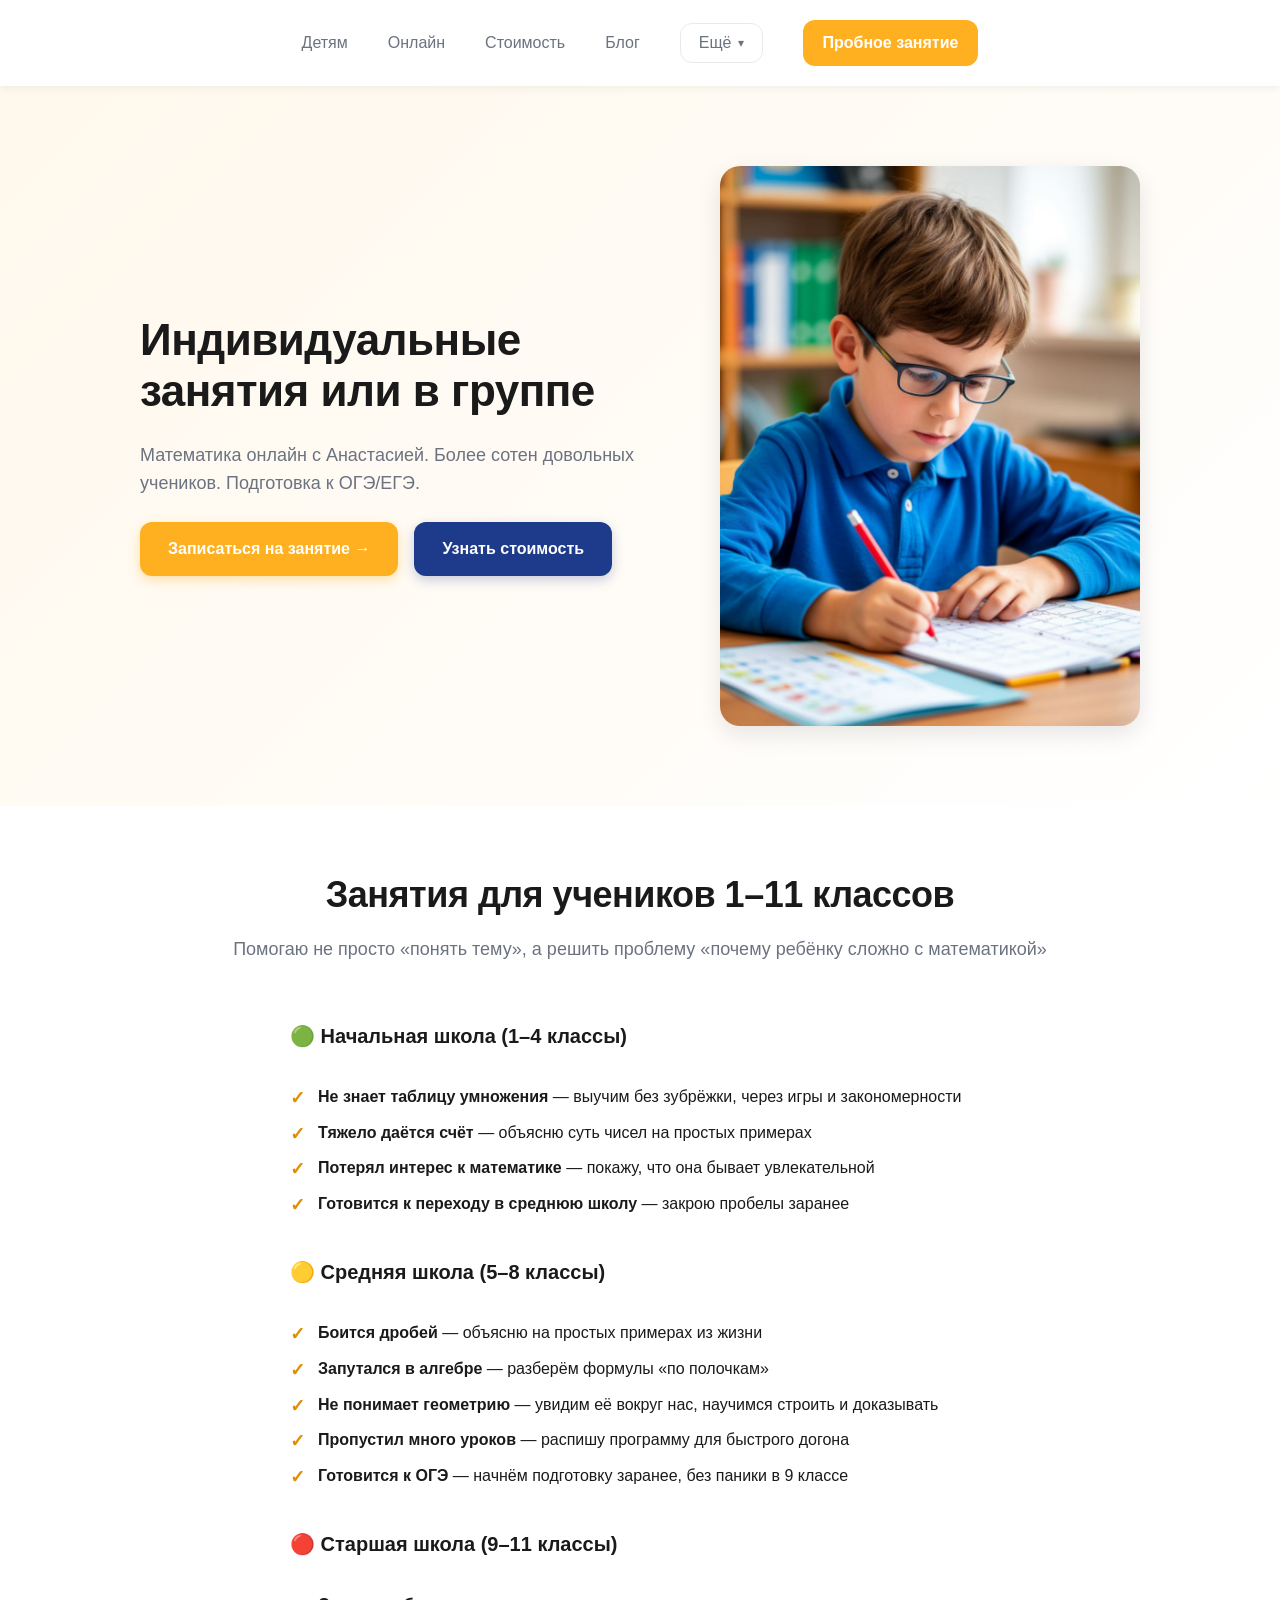
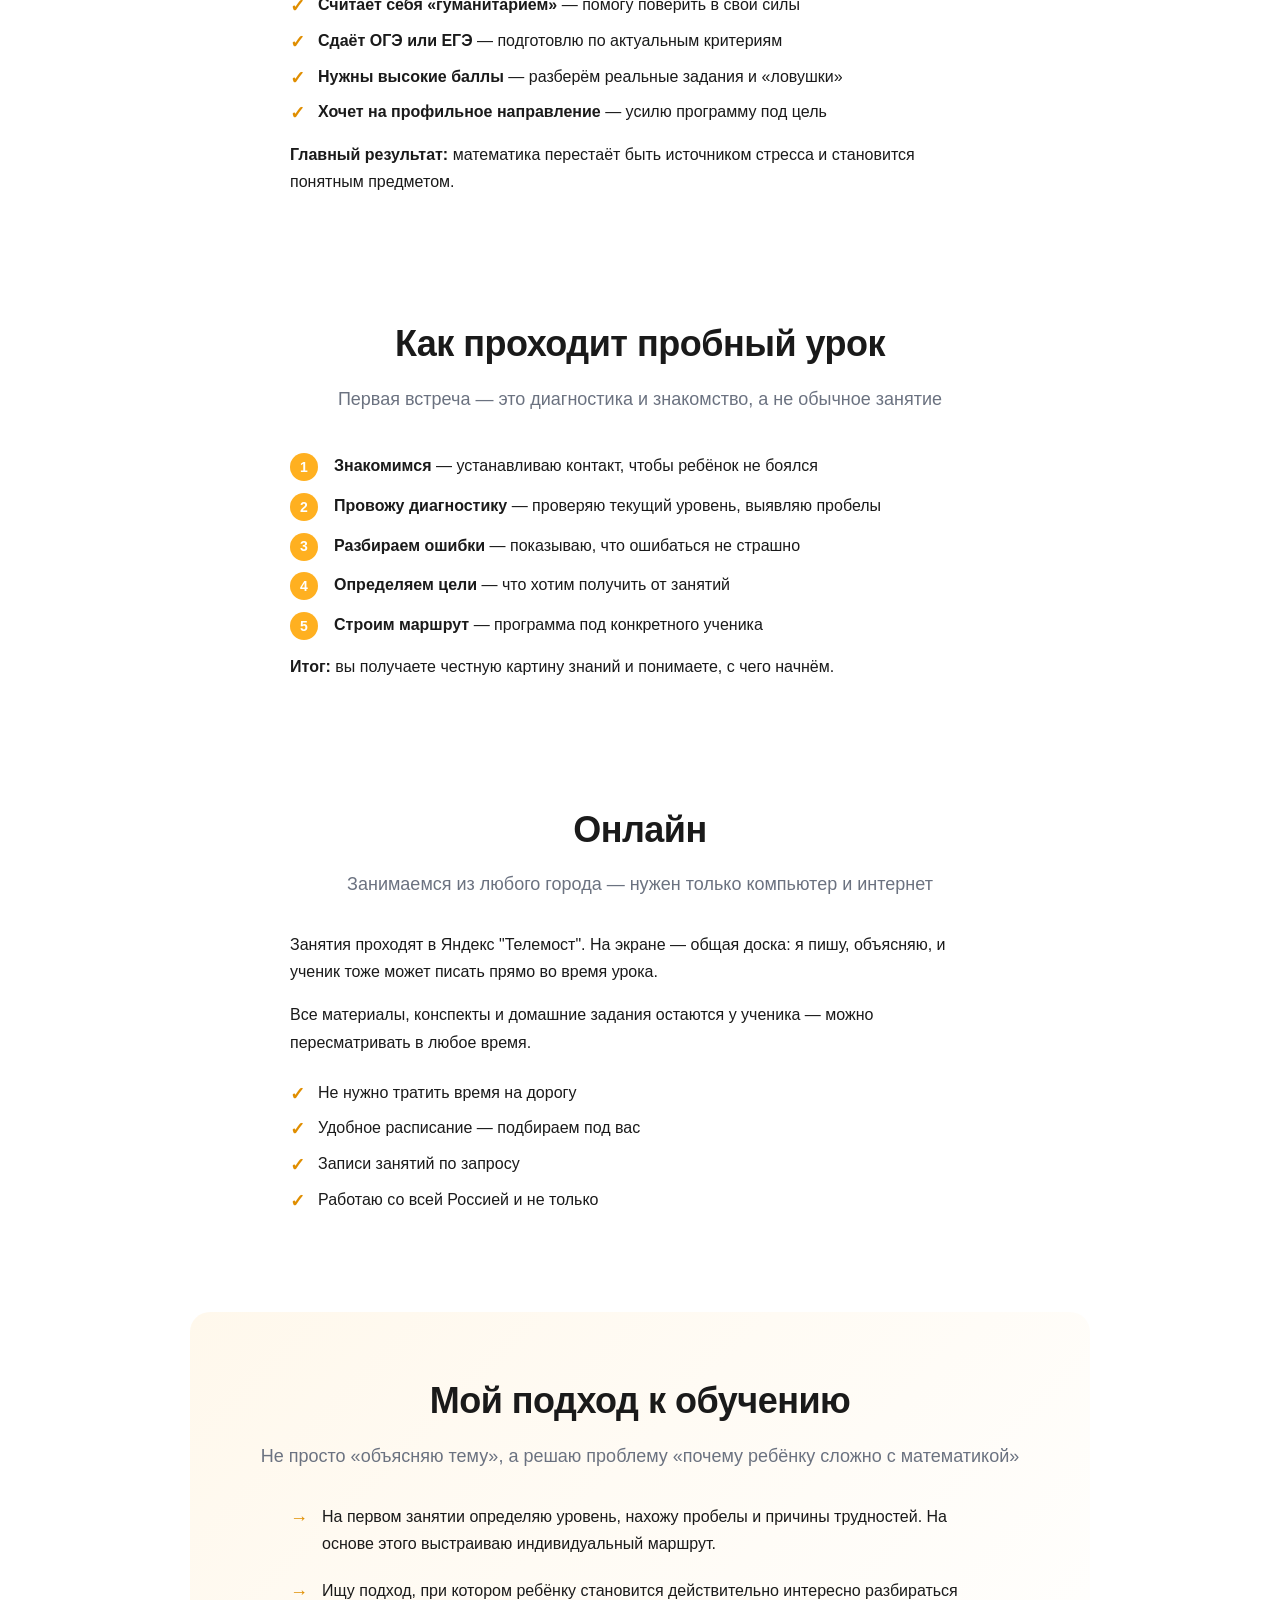
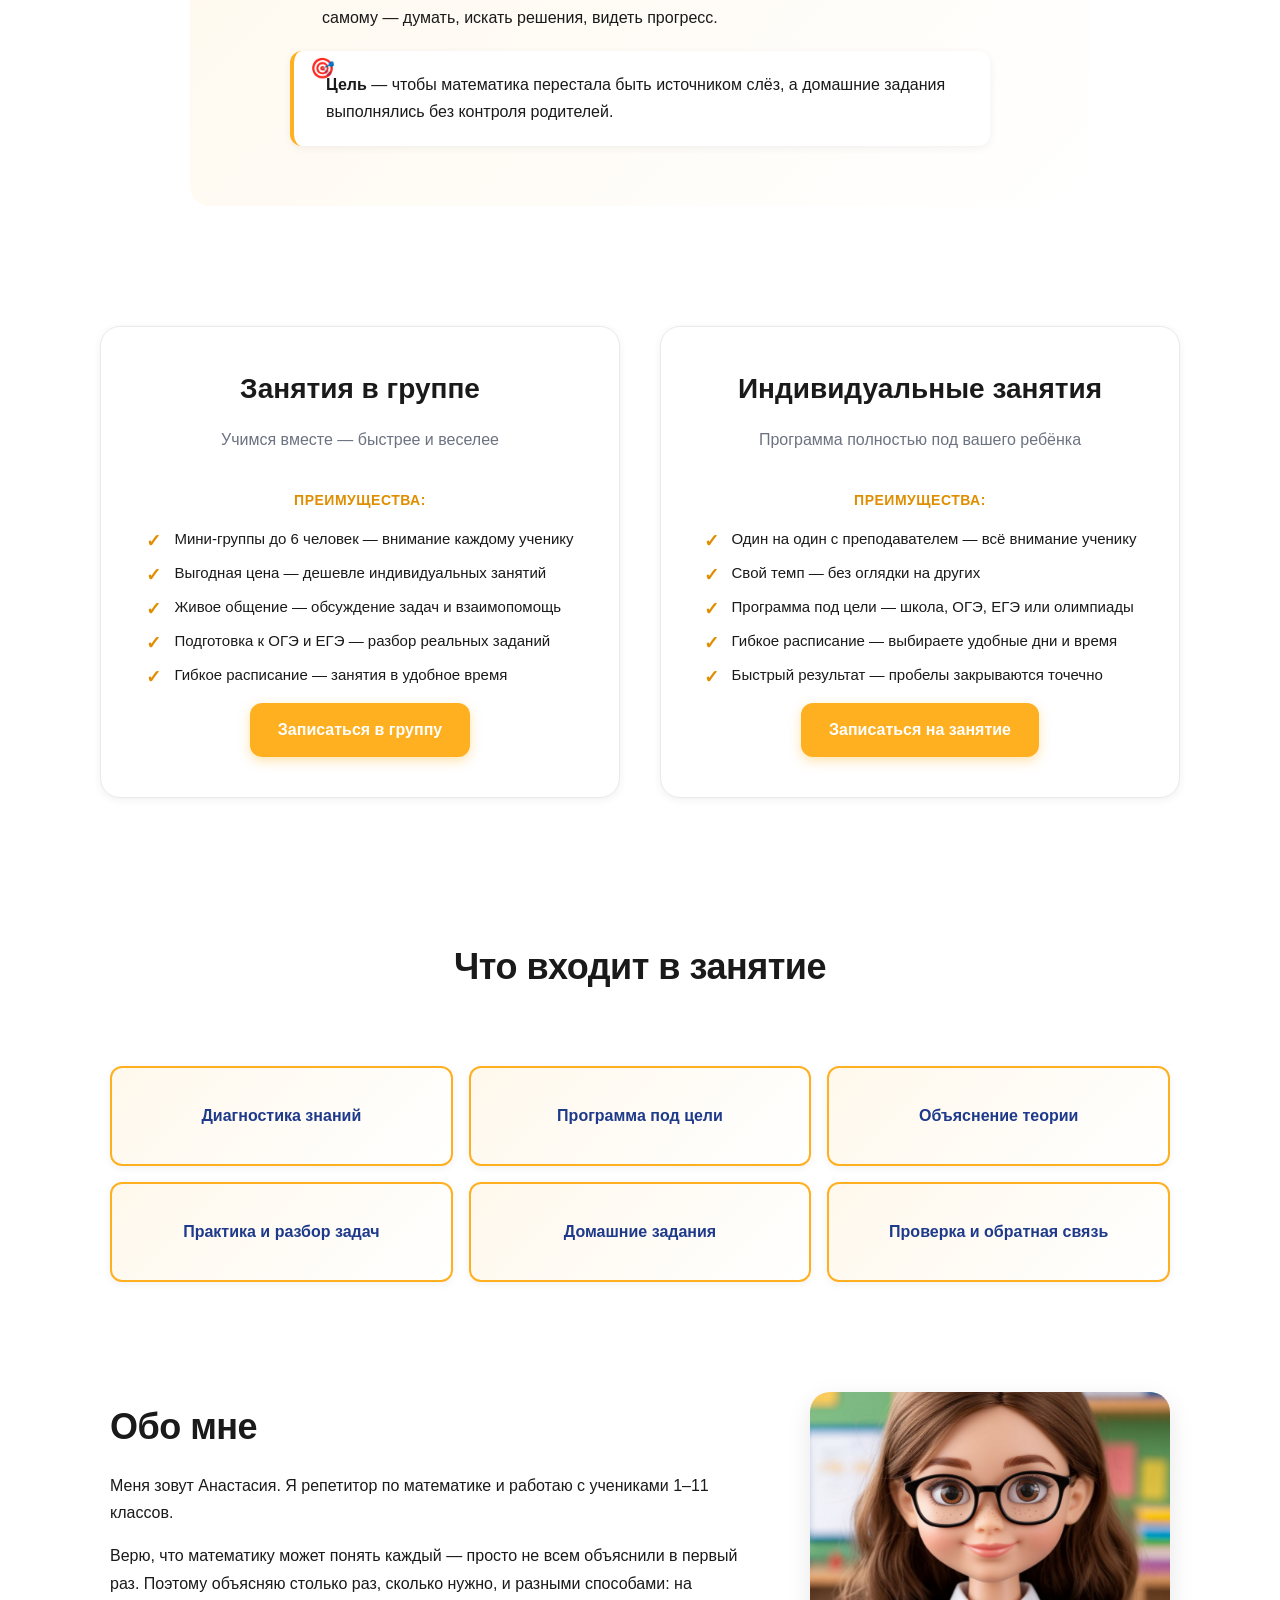
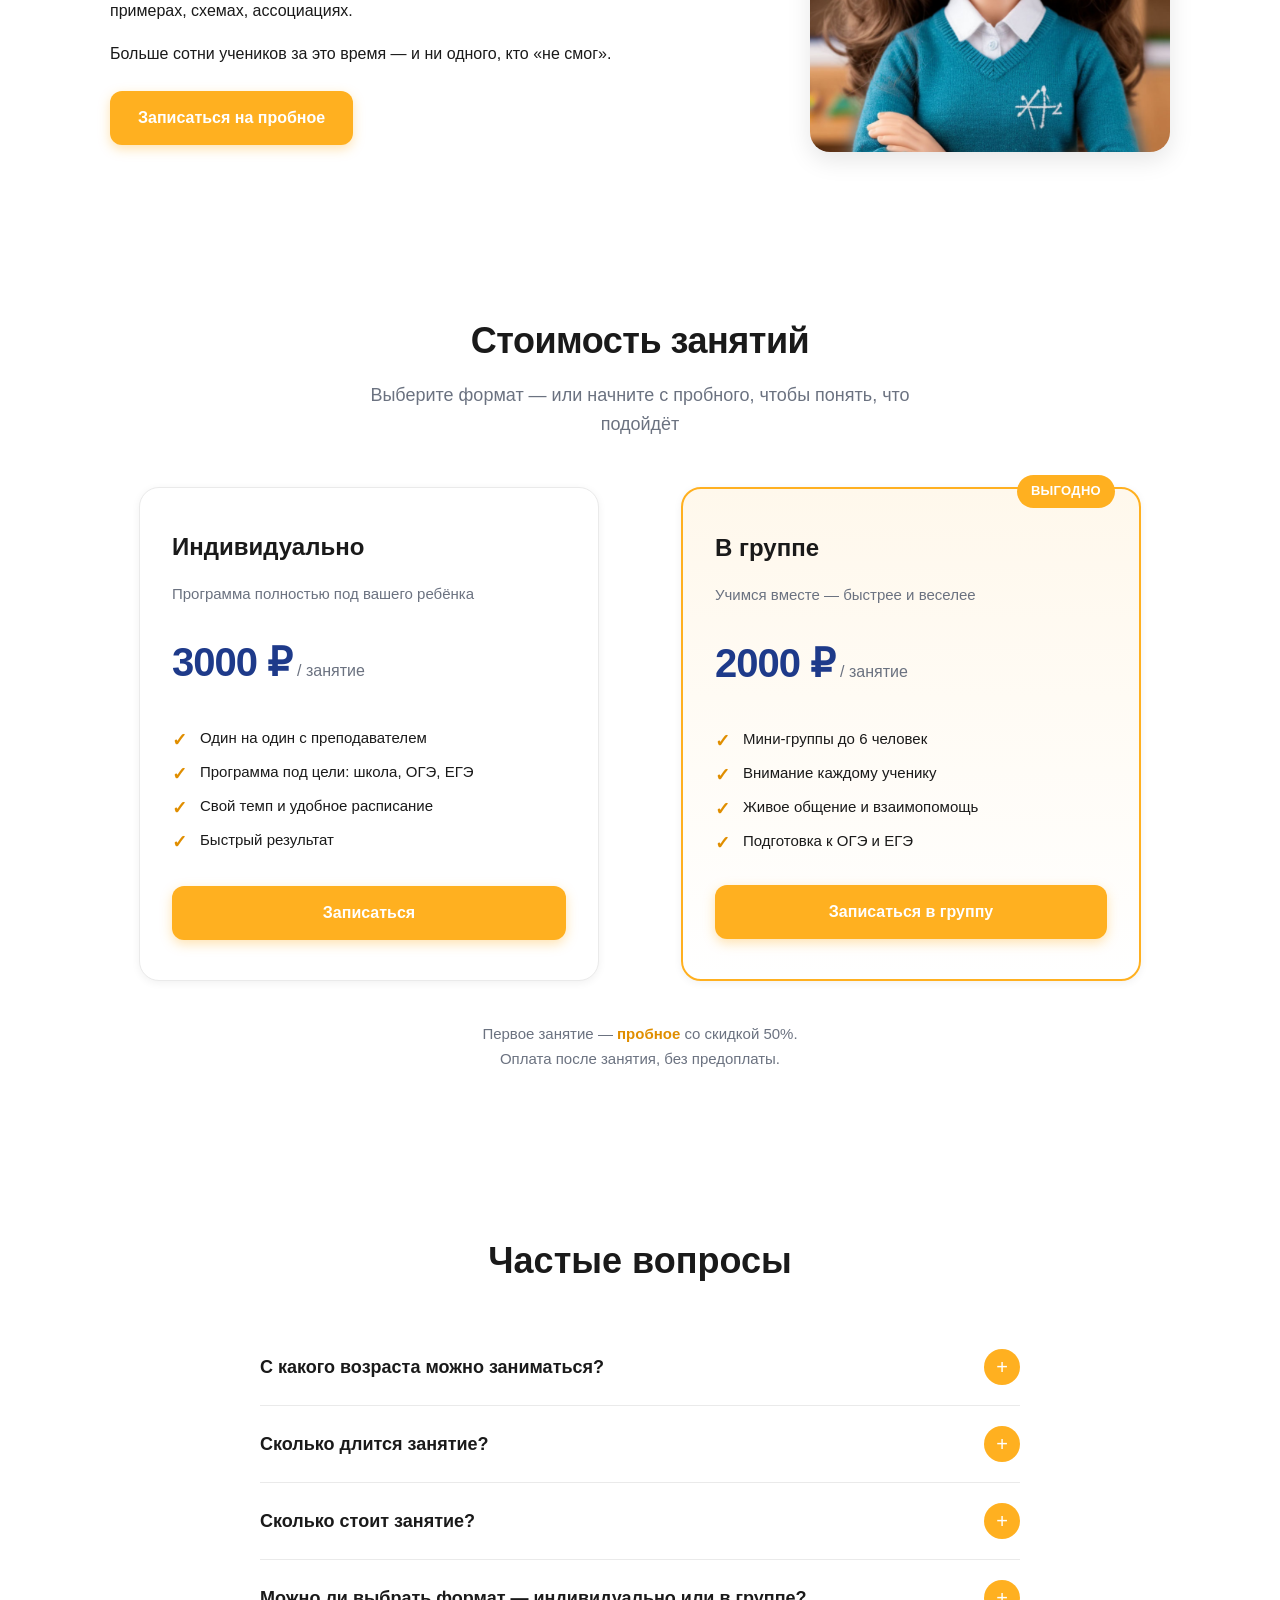
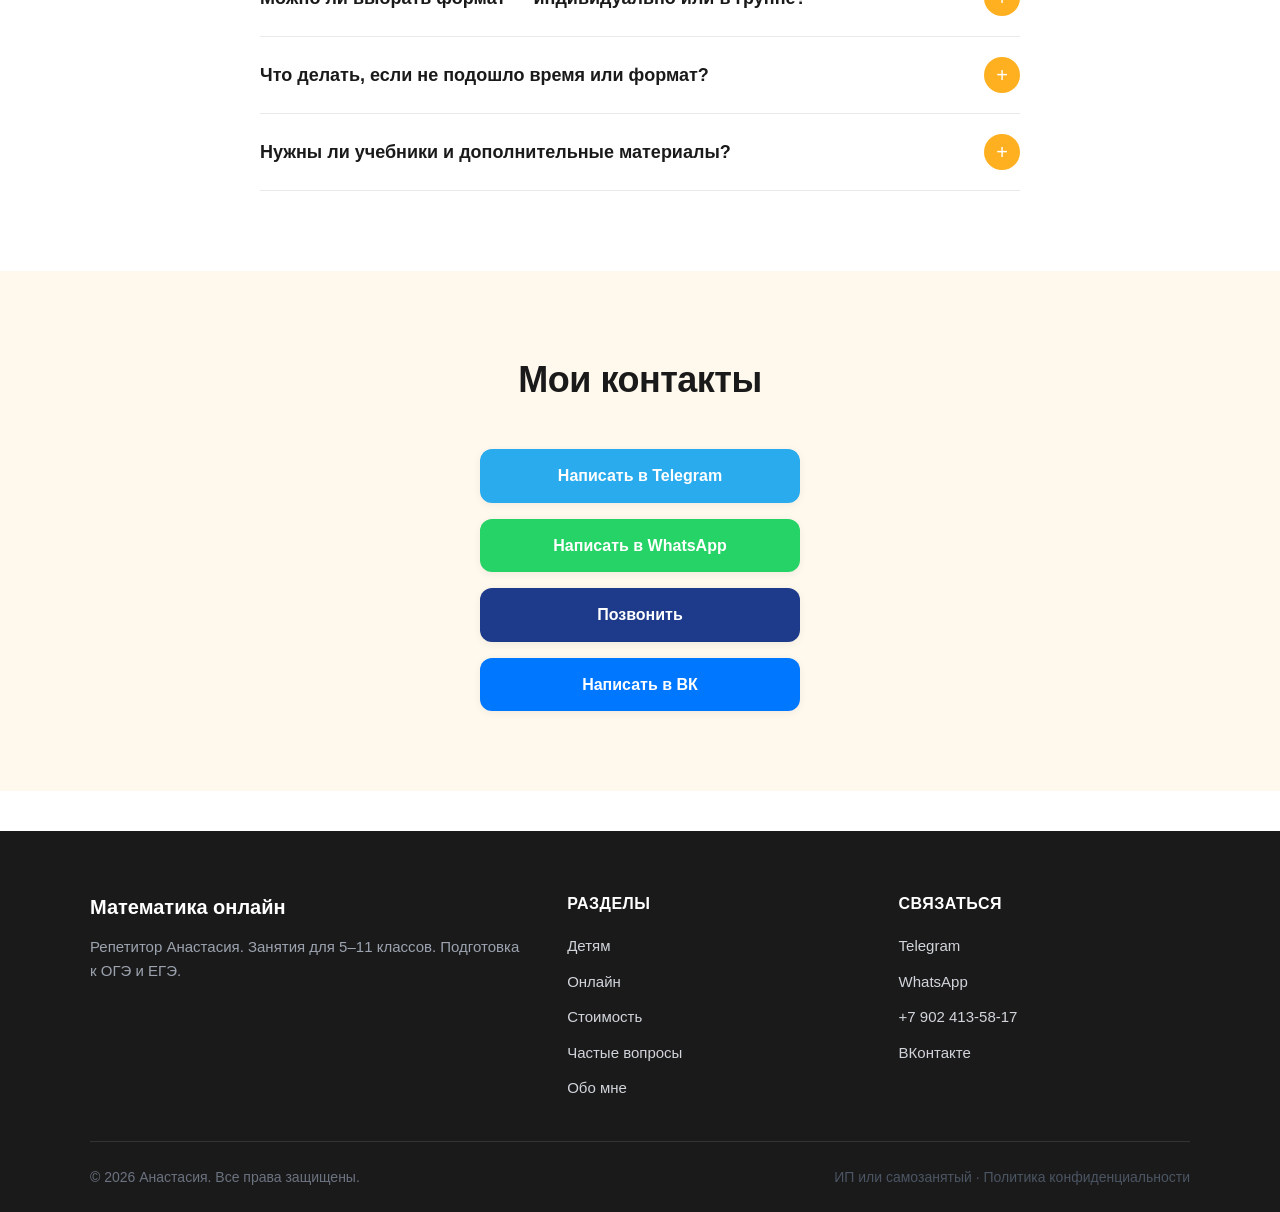
<file: index.html>
<!DOCTYPE html>
<html lang="ru">
<head>
    <meta charset="UTF-8">
    <meta name="viewport" content="width=device-width, initial-scale=1.0">
    <title>Математика онлайн с Анастасией</title>
    <link rel="stylesheet" href="1stoffer.css">
</head>
<body>
    <header>
        <a href="#for-kids">Детям</a>
        <a href="#online">Онлайн</a>
        <a href="#pricing">Стоимость</a>
        <a href="https://t.me/PROmathRep" target="_blank" rel="noopener">Блог</a>

        <div class="menu">
            <button id="menubtn" class="menu-btn">
                Ещё
                <span class="menu-arrow">▾</span>
            </button>
            <div id="menudrop" class="menu-drop">
                <a href="#contacts">Связаться</a>
                <a href="#about">Обо мне</a>
                <a href="#pricing">Стоимость</a>
                <a href="#faq">Частые вопросы</a>
            </div>
        </div>

        <a href="#contacts" class="cta">Пробное занятие</a>
    </header>

    <!-- HERO -->
    <article class="hero">
        <div class="text-block">
            <h1>Индивидуальные занятия или в группе</h1>
            <p>Математика онлайн с Анастасией. Более сотен довольных учеников. Подготовка к ОГЭ/ЕГЭ.</p>
            <div class="buttons">
                <a href="#contacts" class="btn-primary">Записаться на занятие →</a>
                <a href="#pricing" class="btn-secondary">Узнать стоимость</a>
            </div>
        </div>
        <img src="2026-09-24_20-00-22.png" alt="мальчик" class="da">
    </article>

  <!-- ДЕТЯМ -->
<section class="section-text" id="for-kids">
    <h2>Занятия для учеников 1–11 классов</h2>
    <p class="section-lead">Помогаю не просто «понять тему», а решить проблему «почему ребёнку сложно с математикой»</p>

    <div class="text-content">

        <!-- НАЧАЛЬНАЯ ШКОЛА -->
        <h3>🟢 Начальная школа (1–4 классы)</h3>
        <ul class="benefits-list">
            <li><strong>Не знает таблицу умножения</strong> — выучим без зубрёжки, через игры и закономерности</li>
            <li><strong>Тяжело даётся счёт</strong> — объясню суть чисел на простых примерах</li>
            <li><strong>Потерял интерес к математике</strong> — покажу, что она бывает увлекательной</li>
            <li><strong>Готовится к переходу в среднюю школу</strong> — закрою пробелы заранее</li>
        </ul>

        <!-- СРЕДНЯЯ ШКОЛА -->
        <h3>🟡 Средняя школа (5–8 классы)</h3>
        <ul class="benefits-list">
            <li><strong>Боится дробей</strong> — объясню на простых примерах из жизни</li>
            <li><strong>Запутался в алгебре</strong> — разберём формулы «по полочкам»</li>
            <li><strong>Не понимает геометрию</strong> — увидим её вокруг нас, научимся строить и доказывать</li>
            <li><strong>Пропустил много уроков</strong> — распишу программу для быстрого догона</li>
            <li><strong>Готовится к ОГЭ</strong> — начнём подготовку заранее, без паники в 9 классе</li>
        </ul>

        <!-- СТАРШАЯ ШКОЛА -->
        <h3>🔴 Старшая школа (9–11 классы)</h3>
        <ul class="benefits-list">
            <li><strong>Считает себя «гуманитарием»</strong> — помогу поверить в свои силы</li>
            <li><strong>Сдаёт ОГЭ или ЕГЭ</strong> — подготовлю по актуальным критериям</li>
            <li><strong>Нужны высокие баллы</strong> — разберём реальные задания и «ловушки»</li>
            <li><strong>Хочет на профильное направление</strong> — усилю программу под цель</li>
        </ul>

        <p><strong>Главный результат:</strong> математика перестаёт быть источником стресса и становится понятным предметом.</p>
    </div>
</section>
<section class="section-text" id="trial">
    <h2>Как проходит пробный урок</h2>
    <p class="section-lead">Первая встреча — это диагностика и знакомство, а не обычное занятие</p>

    <div class="text-content">
        <ol class="steps-list">
            <li><strong>Знакомимся</strong> — устанавливаю контакт, чтобы ребёнок не боялся</li>
            <li><strong>Провожу диагностику</strong> — проверяю текущий уровень, выявляю пробелы</li>
            <li><strong>Разбираем ошибки</strong> — показываю, что ошибаться не страшно</li>
            <li><strong>Определяем цели</strong> — что хотим получить от занятий</li>
            <li><strong>Строим маршрут</strong> — программа под конкретного ученика</li>
        </ol>

        <p><strong>Итог:</strong> вы получаете честную картину знаний и понимаете, с чего начнём.</p>
    </div>
</section>
    <!-- ОНЛАЙН -->
    <section class="section-text" id="online">
        <h2>Онлайн</h2>
        <p class="section-lead">Занимаемся из любого города — нужен только компьютер и интернет</p>

        <div class="text-content">
            <p>Занятия проходят в Яндекс "Телемост". На экране — общая доска: я пишу, объясняю, и ученик тоже может писать прямо во время урока.</p>
            <p>Все материалы, конспекты и домашние задания остаются у ученика — можно пересматривать в любое время.</p>

            <ul class="benefits-list">
                <li>Не нужно тратить время на дорогу</li>
                <li>Удобное расписание — подбираем под вас</li>
                <li>Записи занятий по запросу</li>
                <li>Работаю со всей Россией и не только</li>
            </ul>
        </div>
    </section>
<section class="section-text approach" id="approach">
    <h2>Мой подход к обучению</h2>
    <p class="section-lead">Не просто «объясняю тему», а решаю проблему «почему ребёнку сложно с математикой»</p>

    <div class="text-content">
        <p>На первом занятии определяю уровень, нахожу пробелы и причины трудностей. На основе этого выстраиваю индивидуальный маршрут.</p>
        <p>Ищу подход, при котором ребёнку становится действительно интересно разбираться самому — думать, искать решения, видеть прогресс.</p>
        <p class="approach-goal"><strong>Цель</strong> — чтобы математика перестала быть источником слёз, а домашние задания выполнялись без контроля родителей.</p>
    </div>
</section>
    <!-- ЗАНЯТИЯ -->
    <div class="lessons-wrapper">
        <section id="Forms" class="lessons">
            <h2>Занятия в группе</h2>
            <p class="subtitle">Учимся вместе — быстрее и веселее</p>
            <p class="label">Преимущества:</p>
            <ul class="benefits">
                <li>Мини-группы до 6 человек — внимание каждому ученику</li>
                <li>Выгодная цена — дешевле индивидуальных занятий</li>
                <li>Живое общение — обсуждение задач и взаимопомощь</li>
                <li>Подготовка к ОГЭ и ЕГЭ — разбор реальных заданий</li>
                <li>Гибкое расписание — занятия в удобное время</li>
            </ul>
            <a href="#contacts" class="btn-primary">Записаться в группу</a>
        </section>

        <section id="individual" class="lessons">
            <h2>Индивидуальные занятия</h2>
            <p class="subtitle">Программа полностью под вашего ребёнка</p>
            <p class="label">Преимущества:</p>
            <ul class="benefits">
                <li>Один на один с преподавателем — всё внимание ученику</li>
                <li>Свой темп — без оглядки на других</li>
                <li>Программа под цели — школа, ОГЭ, ЕГЭ или олимпиады</li>
                <li>Гибкое расписание — выбираете удобные дни и время</li>
                <li>Быстрый результат — пробелы закрываются точечно</li>
            </ul>
            <a href="#contacts" class="btn-primary">Записаться на занятие</a>
        </section>
    </div>

    <!-- ЧТО ВХОДИТ -->
    <div id="center">Что входит в занятие</div>
    <div id="pluses">
        <div class="yui"><p>Диагностика знаний</p></div>
        <div class="yui"><p>Программа под цели</p></div>
        <div class="yui"><p>Объяснение теории</p></div>
        <div class="yui"><p>Практика и разбор задач</p></div>
        <div class="yui"><p>Домашние задания</p></div>
        <div class="yui"><p>Проверка и обратная связь</p></div>
    </div>

    <!-- ОБО МНЕ -->
    <section class="about" id="about">
        <div class="about-content">
            <div class="about-text">
                <h2>Обо мне</h2>
                <p>Меня зовут Анастасия. Я репетитор по математике и работаю с учениками 1–11 классов.</p>
                <p>Верю, что математику может понять каждый — просто не всем объяснили в первый раз. Поэтому объясняю столько раз, сколько нужно, и разными способами: на примерах, схемах, ассоциациях.</p>
                <p>Больше сотни учеников за это время — и ни одного, кто «не смог».</p>
                <a href="#contacts" class="btn-primary">Записаться на пробное</a>
            </div>
            <img src="2026-09-29_15-54-33.png" alt="Анастасия" class="about-photo">
        </div>
    </section>

    <!-- СТОИМОСТЬ -->
    <section class="pricing" id="pricing">
        <h2>Стоимость занятий</h2>
        <p class="pricing-subtitle">Выберите формат — или начните с пробного, чтобы понять, что подойдёт</p>

        <div class="pricing-grid">
            <div class="price-card">
                <h3>Индивидуально</h3>
                <p class="price-desc">Программа полностью под вашего ребёнка</p>

                <div class="price">
                    <span class="price-value">3000 ₽</span>
                    <span class="price-unit">/ занятие</span>
                </div>

                <ul class="price-features">
                    <li>Один на один с преподавателем</li>
                    <li>Программа под цели: школа, ОГЭ, ЕГЭ</li>
                    <li>Свой темп и удобное расписание</li>
                    <li>Быстрый результат</li>
                </ul>

                <a href="#contacts" class="price-btn">Записаться</a>
            </div>

            <div class="price-card price-card--accent">
                <span class="price-badge">Выгодно</span>
                <h3>В группе</h3>
                <p class="price-desc">Учимся вместе — быстрее и веселее</p>

                <div class="price">
                    <span class="price-value">2000 ₽</span>
                    <span class="price-unit">/ занятие</span>
                </div>

                <ul class="price-features">
                    <li>Мини-группы до 6 человек</li>
                    <li>Внимание каждому ученику</li>
                    <li>Живое общение и взаимопомощь</li>
                    <li>Подготовка к ОГЭ и ЕГЭ</li>
                </ul>

                <a href="#contacts" class="price-btn">Записаться в группу</a>
            </div>
        </div>

        <p class="pricing-note">
            Первое занятие — <strong>пробное</strong> со скидкой 50%.<br>
            Оплата после занятия, без предоплаты.
        </p>
    </section>

    <!-- FAQ -->
    <section class="faq" id="faq">
        <h2>Частые вопросы</h2>

        <div class="faq-item">
            <div class="faq-header">
                <h3>С какого возраста можно заниматься?</h3>
                <button class="faq-toggle">+</button>
            </div>
            <p class="faq-answer">Занимаюсь с учениками 1–11 классов.</p>
        </div>

        <div class="faq-item">
            <div class="faq-header">
                <h3>Сколько длится занятие?</h3>
                <button class="faq-toggle">+</button>
            </div>
            <p class="faq-answer">Стандартное занятие — 60 минут. По запросу можно сделать 45 или 90 минут — например, перед экзаменом для разбора большого блока тем.</p>
        </div>

        <div class="faq-item">
            <div class="faq-header">
                <h3>Сколько стоит занятие?</h3>
                <button class="faq-toggle">+</button>
            </div>
            <p class="faq-answer">Стоимость зависит от формата (индивидуально или в группе) и длительности. Актуальные цены — в разделе «Стоимость» или напишите мне, подберём подходящий вариант.</p>
        </div>

        <div class="faq-item">
            <div class="faq-header">
                <h3>Можно ли выбрать формат — индивидуально или в группе?</h3>
                <button class="faq-toggle">+</button>
            </div>
            <p class="faq-answer">Да. Можно начать с индивидуальных занятий, а потом перейти в группу (или наоборот). Если сомневаетесь — запишитесь на пробное занятие, я подскажу, что подойдёт именно вам.</p>
        </div>

        <div class="faq-item">
            <div class="faq-header">
                <h3>Что делать, если не подошло время или формат?</h3>
                <button class="faq-toggle">+</button>
            </div>
            <p class="faq-answer">Расписание гибкое — подберём удобные дни и время. Если формат не подошёл, всегда можно перейти на другой без потери прогресса.</p>
        </div>

        <div class="faq-item">
            <div class="faq-header">
                <h3>Нужны ли учебники и дополнительные материалы?</h3>
                <button class="faq-toggle">+</button>
            </div>
            <p class="faq-answer">Нет, всё необходимое я даю сама: конспекты, задачи, пробные варианты. От ученика нужны только тетрадь, ручка и желание заниматься.</p>
        </div>
    </section>

    <!-- КОНТАКТЫ -->
    <section class="contacts" id="contacts">
        <h2>Мои контакты</h2>
        <a href="https://t.me/feya_nastasya" target="_blank" rel="noopener" class="contact-btn telegram">
            Написать в Telegram
        </a>
        <a href="https://wa.me/79024135817" target="_blank" rel="noopener" class="contact-btn whatsapp">
            Написать в WhatsApp
        </a>
        <a href="tel:+79024135817" class="contact-btn phone">
            Позвонить
        </a>
        <a href="https://vk.com/im?sel=812896446" target="_blank" rel="noopener" class="contact-btn vk">
            Написать в ВК
        </a>
    </section>

    <script>
     
        const menuBtn = document.querySelector('#menubtn');
        const menuDrop = document.querySelector('#menudrop');

        menuBtn.addEventListener('click', (e) => {
            e.stopPropagation();
            menuDrop.classList.toggle('active');
            menuBtn.classList.toggle('active');
        });

        document.addEventListener('click', (e) => {
            if (!e.target.closest('.menu')) {
                menuDrop.classList.remove('active');
                menuBtn.classList.remove('active');
            }
        });

     
        document.querySelectorAll('.faq-toggle').forEach(btn => {
            btn.addEventListener('click', () => {
                const item = btn.closest('.faq-item');
                item.classList.toggle('open');
            });
        });
        
    </script>
    <footer class="footer">
    <div class="footer-content">

     
        <div class="footer-col">
            <h3>Математика онлайн</h3>
            <p>Репетитор Анастасия. Занятия для 5–11 классов. Подготовка к ОГЭ и ЕГЭ.</p>
        </div>

       
        <div class="footer-col">
            <h4>Разделы</h4>
            <ul>
                <li><a href="#for-kids">Детям</a></li>
                <li><a href="#online">Онлайн</a></li>
                <li><a href="#pricing">Стоимость</a></li>
                <li><a href="#faq">Частые вопросы</a></li>
                <li><a href="#about">Обо мне</a></li>
            </ul>
        </div>

      
        <div class="footer-col">
            <h4>Связаться</h4>
            <ul>
                <li><a href="https://t.me/feya_nastasya" target="_blank" rel="noopener noreferrer">Telegram</a></li>
                <li><a href="https://wa.me/79024135817" target="_blank" rel="noopener noreferrer">WhatsApp</a></li>
                <li><a href="tel:+79024135817">+7 902 413-58-17</a></li>
                <li><a href="https://vk.com/im?sel=812896446" target="_blank" rel="noopener noreferrer">ВКонтакте</a></li>
            </ul>
        </div>

    </div>

    <div class="footer-bottom">
        <p>© 2026 Анастасия. Все права защищены.</p>
        <p class="footer-note">ИП или самозанятый · Политика конфиденциальности</p>
    </div>
</footer>
</body>
</html>
</file>
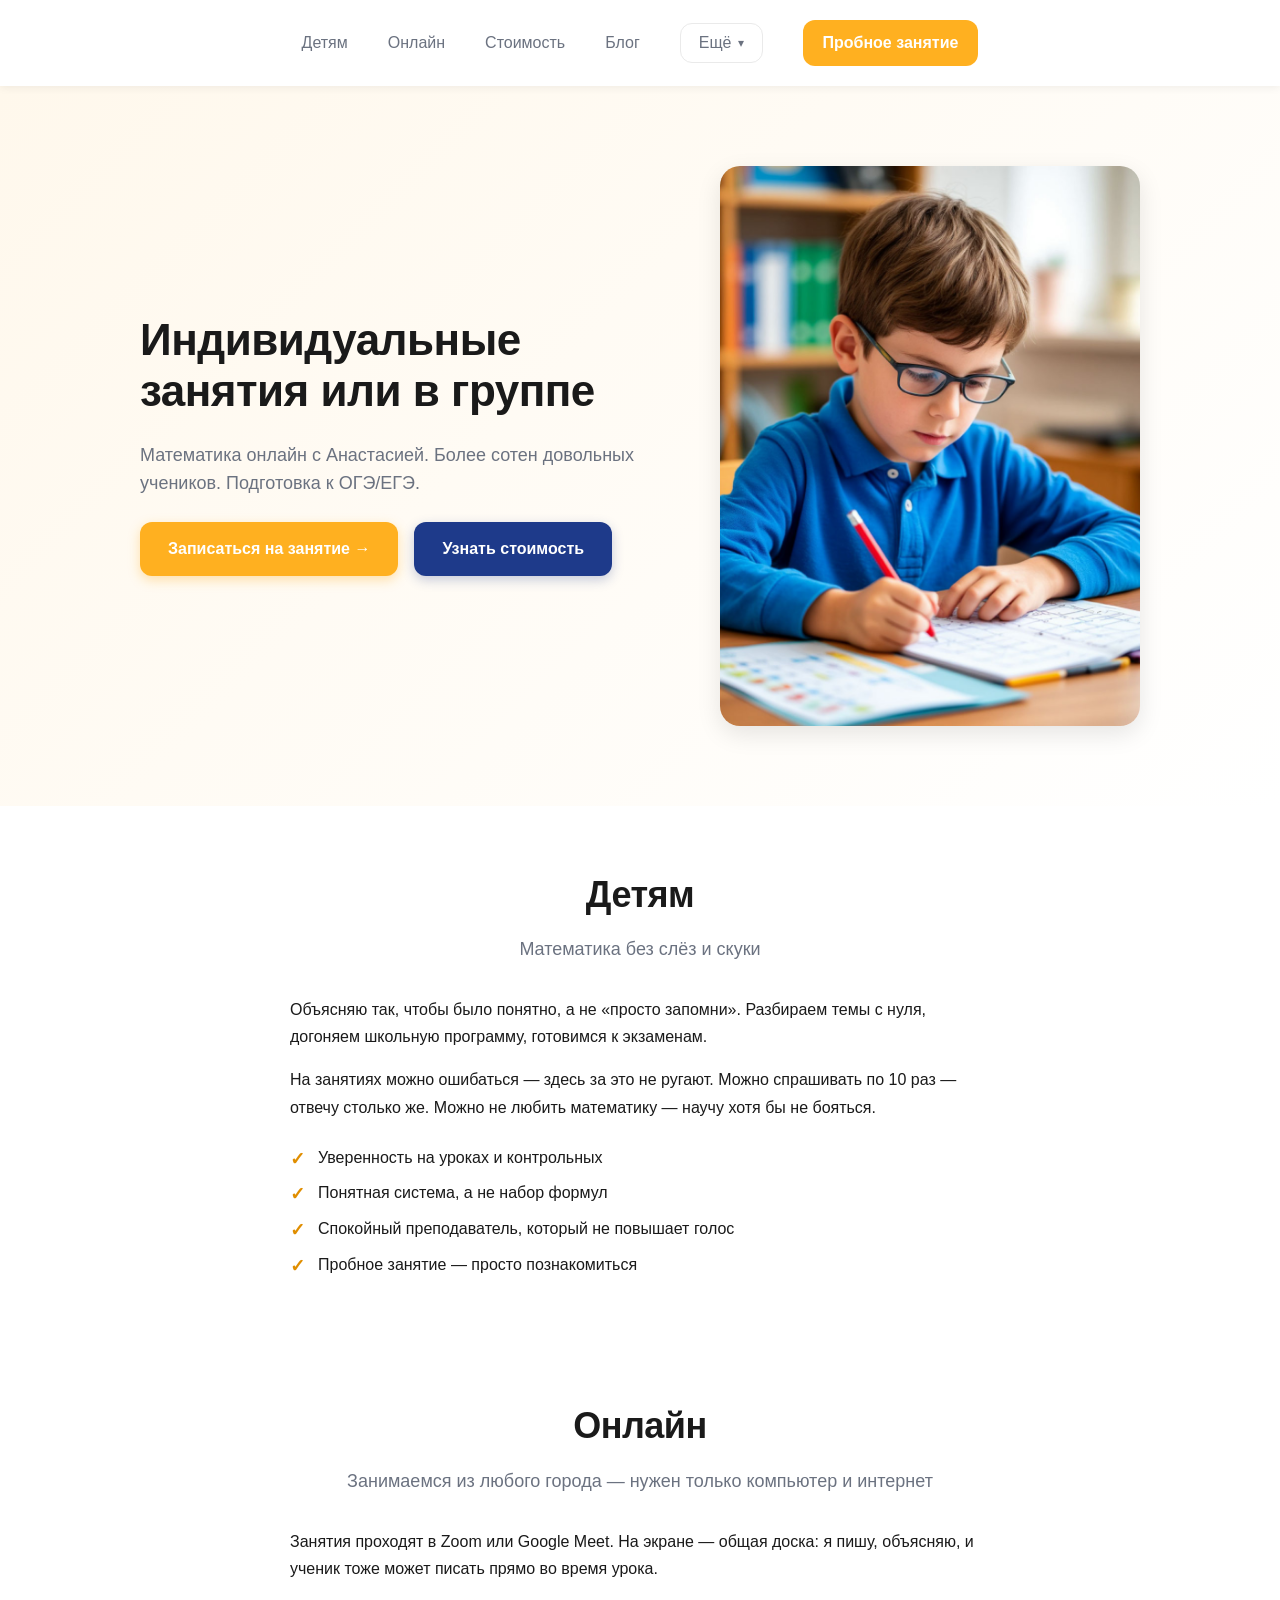
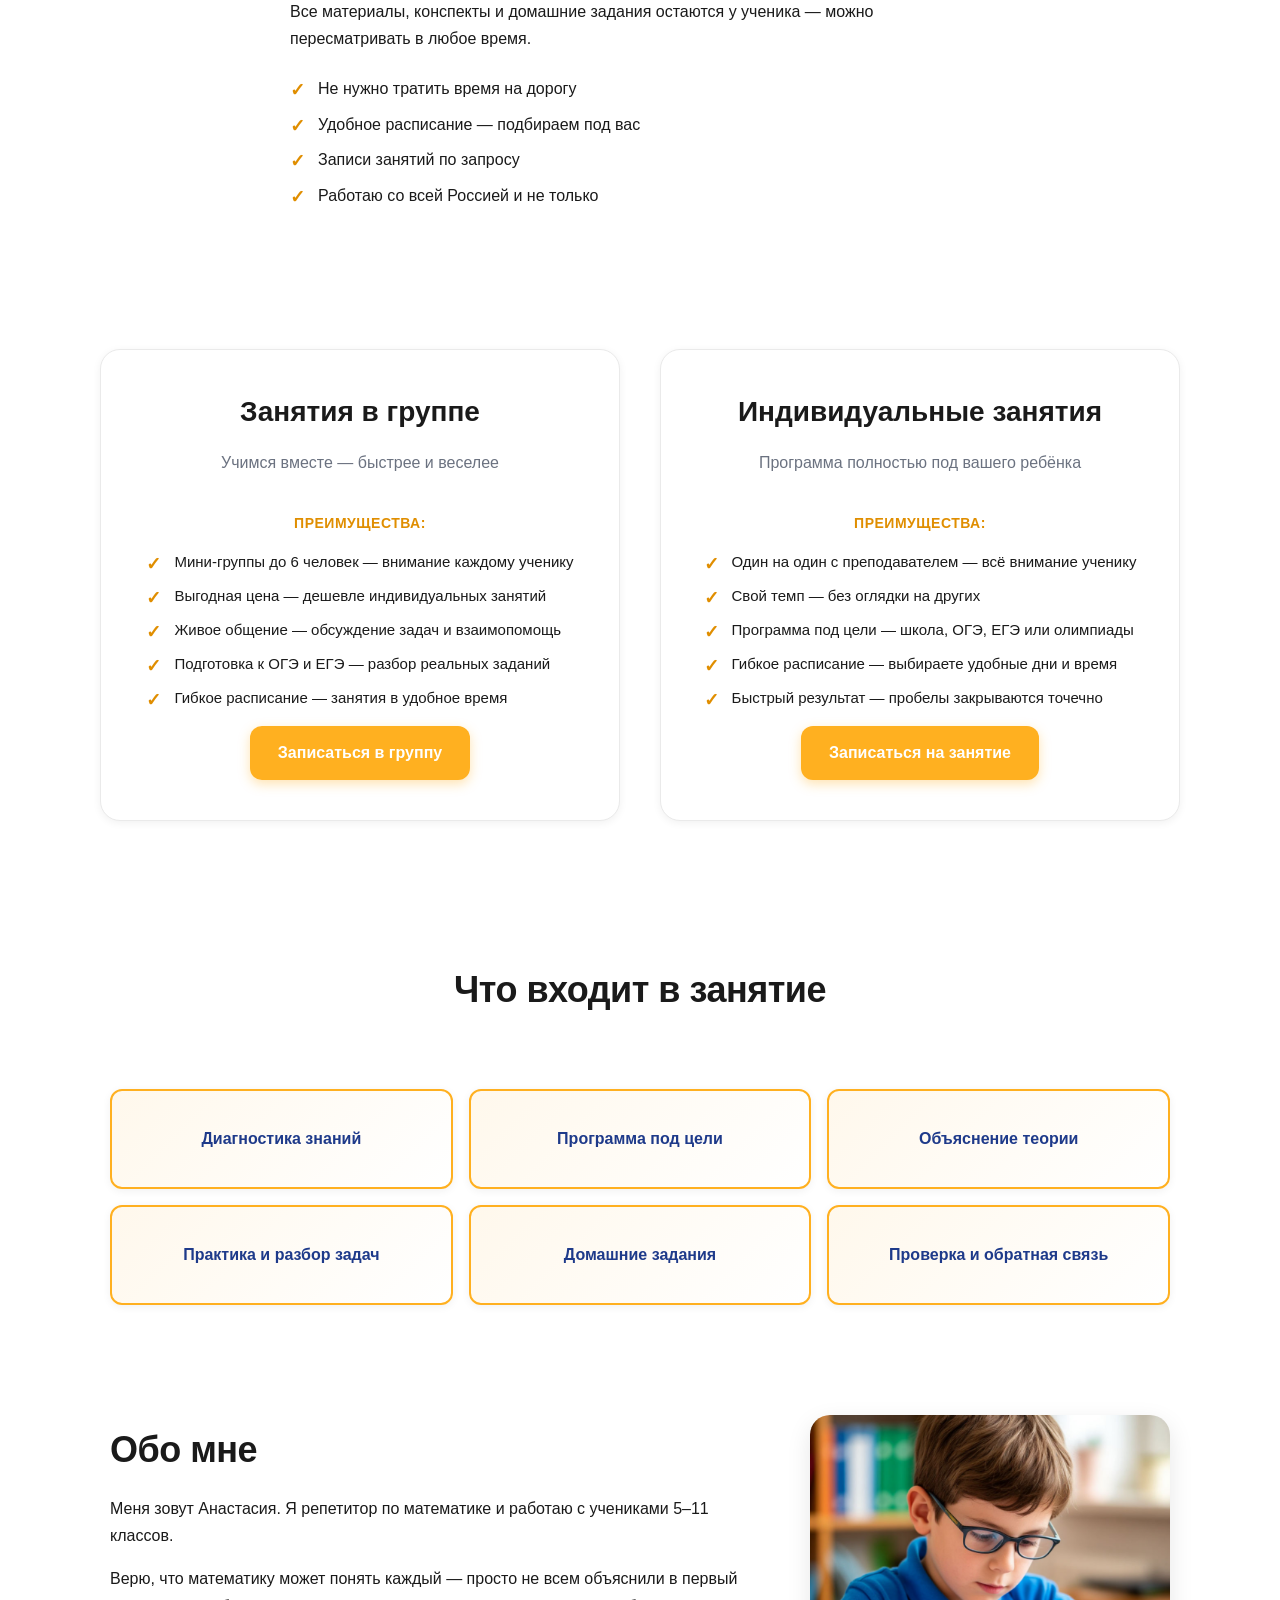
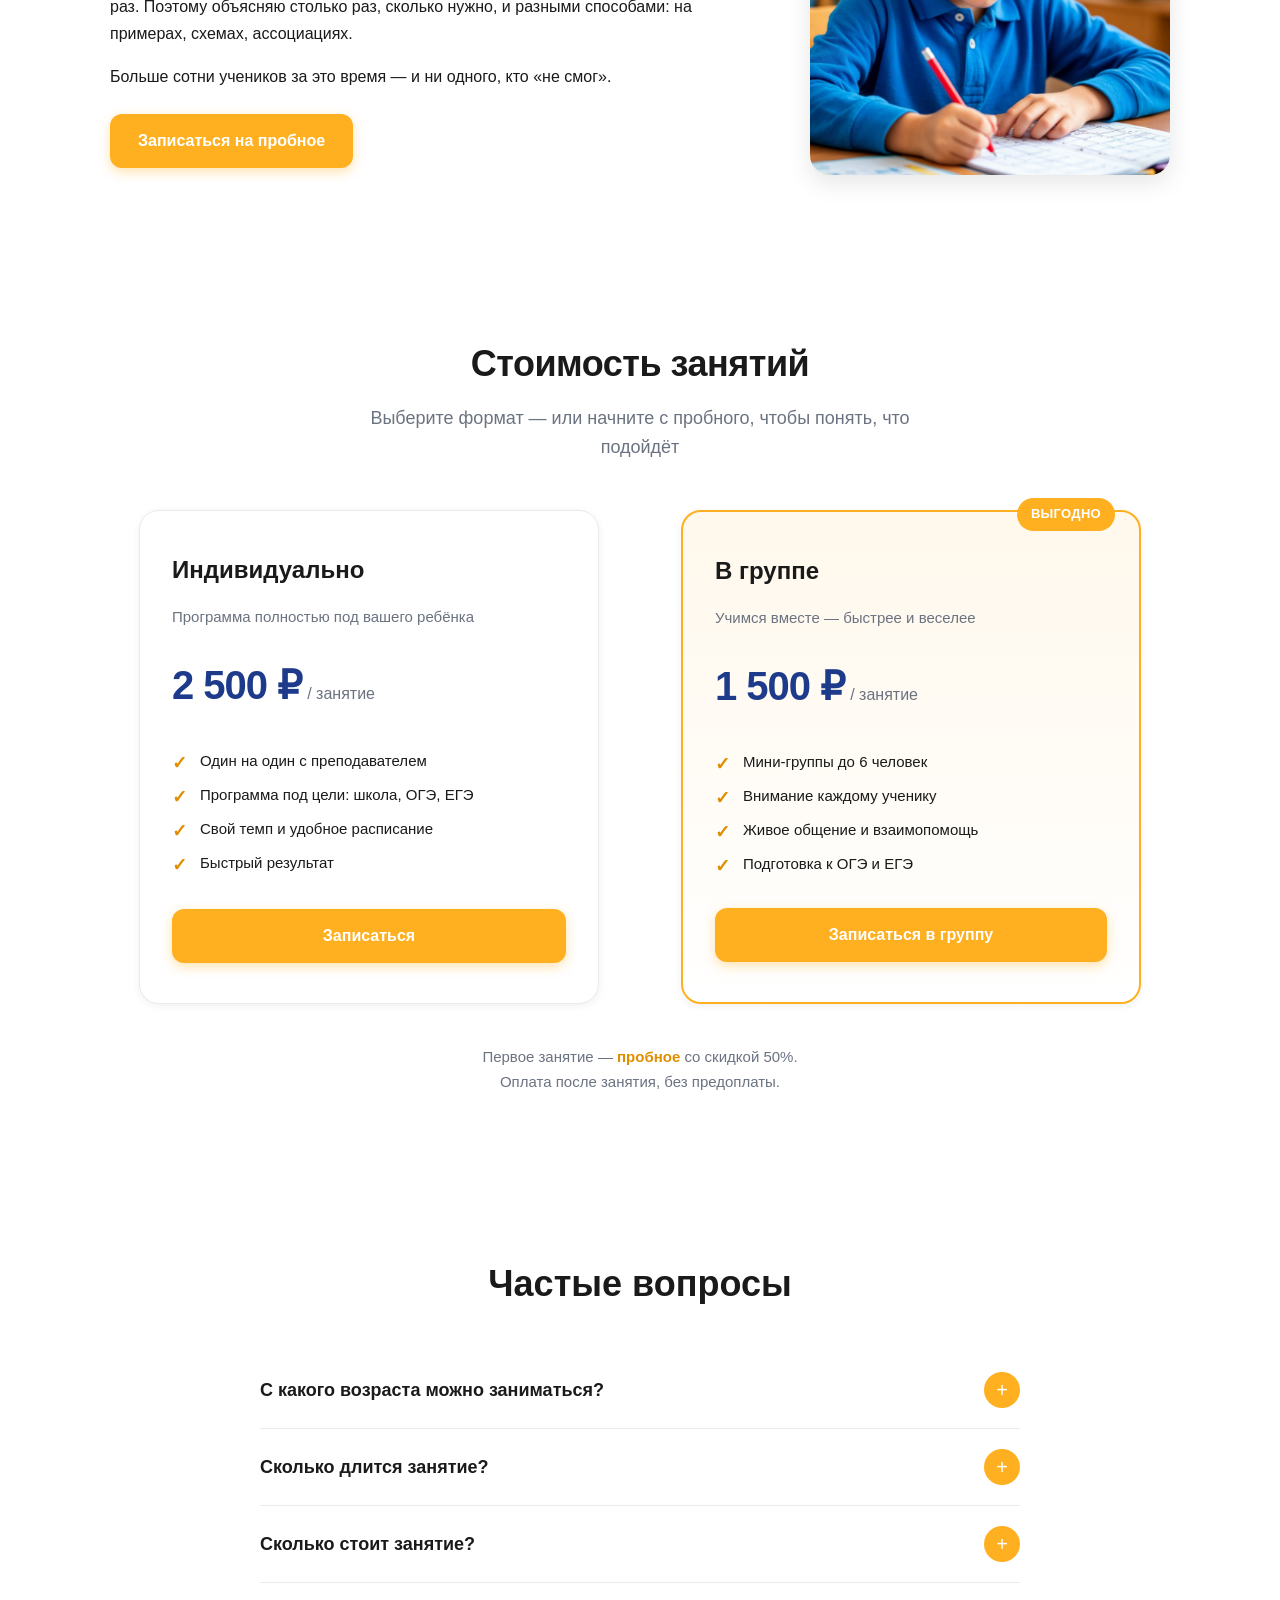
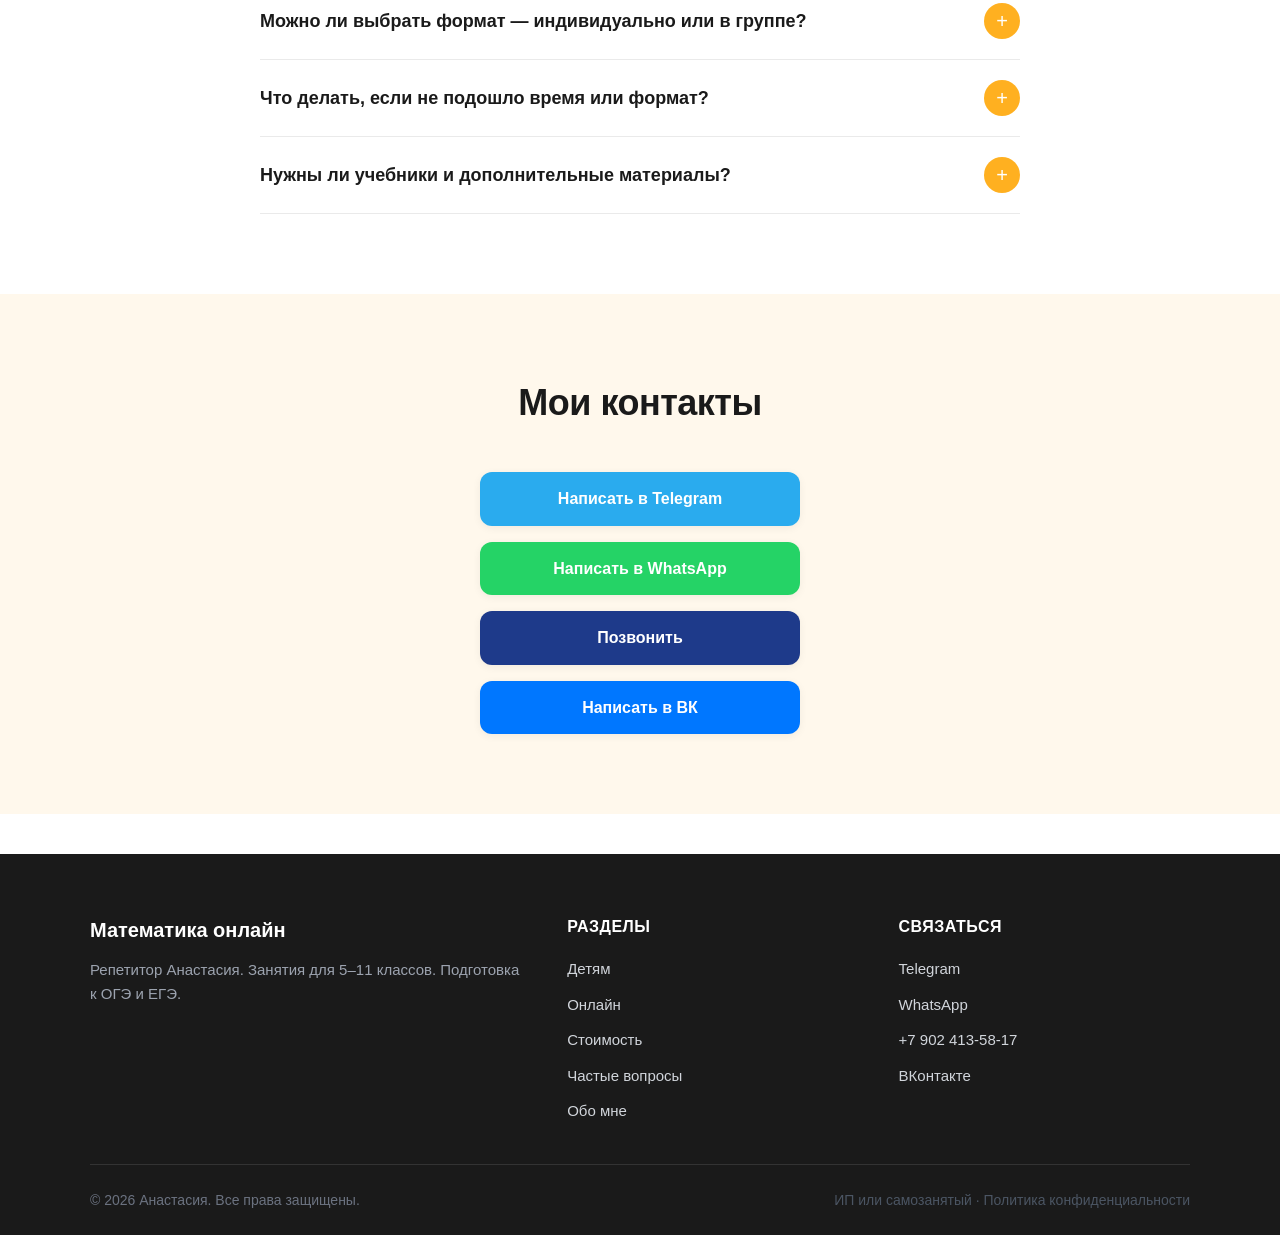
<file: 1stoffer.html>
<!DOCTYPE html>
<html lang="ru">
<head>
    <meta charset="UTF-8">
    <meta name="viewport" content="width=device-width, initial-scale=1.0">
    <title>Математика онлайн с Анастасией</title>
    <link rel="stylesheet" href="1stoffer.css">
</head>
<body>
    <header>
        <a href="#for-kids">Детям</a>
        <a href="#online">Онлайн</a>
        <a href="#pricing">Стоимость</a>
        <a href="https://t.me/feya_nastasya" target="_blank" rel="noopener">Блог</a>

        <div class="menu">
            <button id="menubtn" class="menu-btn">
                Ещё
                <span class="menu-arrow">▾</span>
            </button>
            <div id="menudrop" class="menu-drop">
                <a href="#contacts">Связаться</a>
                <a href="#about">Обо мне</a>
                <a href="#pricing">Стоимость</a>
                <a href="#faq">Частые вопросы</a>
            </div>
        </div>

        <a href="#contacts" class="cta">Пробное занятие</a>
    </header>

    <!-- HERO -->
    <article class="hero">
        <div class="text-block">
            <h1>Индивидуальные занятия или в группе</h1>
            <p>Математика онлайн с Анастасией. Более сотен довольных учеников. Подготовка к ОГЭ/ЕГЭ.</p>
            <div class="buttons">
                <a href="#contacts" class="btn-primary">Записаться на занятие →</a>
                <a href="#pricing" class="btn-secondary">Узнать стоимость</a>
            </div>
        </div>
        <img src="2026-09-24_20-00-22.png" alt="мальчик" class="da">
    </article>

    <!-- ДЕТЯМ -->
    <section class="section-text" id="for-kids">
        <h2>Детям</h2>
        <p class="section-lead">Математика без слёз и скуки</p>

        <div class="text-content">
            <p>Объясняю так, чтобы было понятно, а не «просто запомни». Разбираем темы с нуля, догоняем школьную программу, готовимся к экзаменам.</p>
            <p>На занятиях можно ошибаться — здесь за это не ругают. Можно спрашивать по 10 раз — отвечу столько же. Можно не любить математику — научу хотя бы не бояться.</p>

            <ul class="benefits-list">
                <li>Уверенность на уроках и контрольных</li>
                <li>Понятная система, а не набор формул</li>
                <li>Спокойный преподаватель, который не повышает голос</li>
                <li>Пробное занятие — просто познакомиться</li>
            </ul>
        </div>
    </section>

    <!-- ОНЛАЙН -->
    <section class="section-text" id="online">
        <h2>Онлайн</h2>
        <p class="section-lead">Занимаемся из любого города — нужен только компьютер и интернет</p>

        <div class="text-content">
            <p>Занятия проходят в Zoom или Google Meet. На экране — общая доска: я пишу, объясняю, и ученик тоже может писать прямо во время урока.</p>
            <p>Все материалы, конспекты и домашние задания остаются у ученика — можно пересматривать в любое время.</p>

            <ul class="benefits-list">
                <li>Не нужно тратить время на дорогу</li>
                <li>Удобное расписание — подбираем под вас</li>
                <li>Записи занятий по запросу</li>
                <li>Работаю со всей Россией и не только</li>
            </ul>
        </div>
    </section>

    <!-- ЗАНЯТИЯ -->
    <div class="lessons-wrapper">
        <section id="Forms" class="lessons">
            <h2>Занятия в группе</h2>
            <p class="subtitle">Учимся вместе — быстрее и веселее</p>
            <p class="label">Преимущества:</p>
            <ul class="benefits">
                <li>Мини-группы до 6 человек — внимание каждому ученику</li>
                <li>Выгодная цена — дешевле индивидуальных занятий</li>
                <li>Живое общение — обсуждение задач и взаимопомощь</li>
                <li>Подготовка к ОГЭ и ЕГЭ — разбор реальных заданий</li>
                <li>Гибкое расписание — занятия в удобное время</li>
            </ul>
            <a href="#contacts" class="btn-primary">Записаться в группу</a>
        </section>

        <section id="individual" class="lessons">
            <h2>Индивидуальные занятия</h2>
            <p class="subtitle">Программа полностью под вашего ребёнка</p>
            <p class="label">Преимущества:</p>
            <ul class="benefits">
                <li>Один на один с преподавателем — всё внимание ученику</li>
                <li>Свой темп — без оглядки на других</li>
                <li>Программа под цели — школа, ОГЭ, ЕГЭ или олимпиады</li>
                <li>Гибкое расписание — выбираете удобные дни и время</li>
                <li>Быстрый результат — пробелы закрываются точечно</li>
            </ul>
            <a href="#contacts" class="btn-primary">Записаться на занятие</a>
        </section>
    </div>

    <!-- ЧТО ВХОДИТ -->
    <div id="center">Что входит в занятие</div>
    <div id="pluses">
        <div class="yui"><p>Диагностика знаний</p></div>
        <div class="yui"><p>Программа под цели</p></div>
        <div class="yui"><p>Объяснение теории</p></div>
        <div class="yui"><p>Практика и разбор задач</p></div>
        <div class="yui"><p>Домашние задания</p></div>
        <div class="yui"><p>Проверка и обратная связь</p></div>
    </div>

    <!-- ОБО МНЕ -->
    <section class="about" id="about">
        <div class="about-content">
            <div class="about-text">
                <h2>Обо мне</h2>
                <p>Меня зовут Анастасия. Я репетитор по математике и работаю с учениками 5–11 классов.</p>
                <p>Верю, что математику может понять каждый — просто не всем объяснили в первый раз. Поэтому объясняю столько раз, сколько нужно, и разными способами: на примерах, схемах, ассоциациях.</p>
                <p>Больше сотни учеников за это время — и ни одного, кто «не смог».</p>
                <a href="#contacts" class="btn-primary">Записаться на пробное</a>
            </div>
            <img src="2026-09-24_20-00-22.png" alt="Анастасия" class="about-photo">
        </div>
    </section>

    <!-- СТОИМОСТЬ -->
    <section class="pricing" id="pricing">
        <h2>Стоимость занятий</h2>
        <p class="pricing-subtitle">Выберите формат — или начните с пробного, чтобы понять, что подойдёт</p>

        <div class="pricing-grid">
            <div class="price-card">
                <h3>Индивидуально</h3>
                <p class="price-desc">Программа полностью под вашего ребёнка</p>

                <div class="price">
                    <span class="price-value">2 500 ₽</span>
                    <span class="price-unit">/ занятие</span>
                </div>

                <ul class="price-features">
                    <li>Один на один с преподавателем</li>
                    <li>Программа под цели: школа, ОГЭ, ЕГЭ</li>
                    <li>Свой темп и удобное расписание</li>
                    <li>Быстрый результат</li>
                </ul>

                <a href="#contacts" class="price-btn">Записаться</a>
            </div>

            <div class="price-card price-card--accent">
                <span class="price-badge">Выгодно</span>
                <h3>В группе</h3>
                <p class="price-desc">Учимся вместе — быстрее и веселее</p>

                <div class="price">
                    <span class="price-value">1 500 ₽</span>
                    <span class="price-unit">/ занятие</span>
                </div>

                <ul class="price-features">
                    <li>Мини-группы до 6 человек</li>
                    <li>Внимание каждому ученику</li>
                    <li>Живое общение и взаимопомощь</li>
                    <li>Подготовка к ОГЭ и ЕГЭ</li>
                </ul>

                <a href="#contacts" class="price-btn">Записаться в группу</a>
            </div>
        </div>

        <p class="pricing-note">
            Первое занятие — <strong>пробное</strong> со скидкой 50%.<br>
            Оплата после занятия, без предоплаты.
        </p>
    </section>

    <!-- FAQ -->
    <section class="faq" id="faq">
        <h2>Частые вопросы</h2>

        <div class="faq-item">
            <div class="faq-header">
                <h3>С какого возраста можно заниматься?</h3>
                <button class="faq-toggle">+</button>
            </div>
            <p class="faq-answer">Занимаюсь с учениками 5–11 классов. Для младших школьников (1–4 класс) тоже есть программа, но лучше написать мне — обсудим индивидуально.</p>
        </div>

        <div class="faq-item">
            <div class="faq-header">
                <h3>Сколько длится занятие?</h3>
                <button class="faq-toggle">+</button>
            </div>
            <p class="faq-answer">Стандартное занятие — 60 минут. По запросу можно сделать 45 или 90 минут — например, перед экзаменом для разбора большого блока тем.</p>
        </div>

        <div class="faq-item">
            <div class="faq-header">
                <h3>Сколько стоит занятие?</h3>
                <button class="faq-toggle">+</button>
            </div>
            <p class="faq-answer">Стоимость зависит от формата (индивидуально или в группе) и длительности. Актуальные цены — в разделе «Стоимость» или напишите мне, подберём подходящий вариант.</p>
        </div>

        <div class="faq-item">
            <div class="faq-header">
                <h3>Можно ли выбрать формат — индивидуально или в группе?</h3>
                <button class="faq-toggle">+</button>
            </div>
            <p class="faq-answer">Да. Можно начать с индивидуальных занятий, а потом перейти в группу (или наоборот). Если сомневаетесь — запишитесь на пробное занятие, я подскажу, что подойдёт именно вам.</p>
        </div>

        <div class="faq-item">
            <div class="faq-header">
                <h3>Что делать, если не подошло время или формат?</h3>
                <button class="faq-toggle">+</button>
            </div>
            <p class="faq-answer">Расписание гибкое — подберём удобные дни и время. Если формат не подошёл, всегда можно перейти на другой без потери прогресса.</p>
        </div>

        <div class="faq-item">
            <div class="faq-header">
                <h3>Нужны ли учебники и дополнительные материалы?</h3>
                <button class="faq-toggle">+</button>
            </div>
            <p class="faq-answer">Нет, всё необходимое я даю сама: конспекты, задачи, пробные варианты. От ученика нужны только тетрадь, ручка и желание заниматься.</p>
        </div>
    </section>

    <!-- КОНТАКТЫ -->
    <section class="contacts" id="contacts">
        <h2>Мои контакты</h2>
        <a href="https://t.me/feya_nastasya" target="_blank" rel="noopener" class="contact-btn telegram">
            Написать в Telegram
        </a>
        <a href="https://wa.me/79024135817" target="_blank" rel="noopener" class="contact-btn whatsapp">
            Написать в WhatsApp
        </a>
        <a href="tel:+79024135817" class="contact-btn phone">
            Позвонить
        </a>
        <a href="https://vk.com/im?sel=812896446" target="_blank" rel="noopener" class="contact-btn vk">
            Написать в ВК
        </a>
    </section>

    <script>
     
        const menuBtn = document.querySelector('#menubtn');
        const menuDrop = document.querySelector('#menudrop');

        menuBtn.addEventListener('click', (e) => {
            e.stopPropagation();
            menuDrop.classList.toggle('active');
            menuBtn.classList.toggle('active');
        });

        document.addEventListener('click', (e) => {
            if (!e.target.closest('.menu')) {
                menuDrop.classList.remove('active');
                menuBtn.classList.remove('active');
            }
        });

     
        document.querySelectorAll('.faq-toggle').forEach(btn => {
            btn.addEventListener('click', () => {
                const item = btn.closest('.faq-item');
                item.classList.toggle('open');
            });
        });
        
    </script>
    <footer class="footer">
    <div class="footer-content">

     
        <div class="footer-col">
            <h3>Математика онлайн</h3>
            <p>Репетитор Анастасия. Занятия для 5–11 классов. Подготовка к ОГЭ и ЕГЭ.</p>
        </div>

       
        <div class="footer-col">
            <h4>Разделы</h4>
            <ul>
                <li><a href="#for-kids">Детям</a></li>
                <li><a href="#online">Онлайн</a></li>
                <li><a href="#pricing">Стоимость</a></li>
                <li><a href="#faq">Частые вопросы</a></li>
                <li><a href="#about">Обо мне</a></li>
            </ul>
        </div>

      
        <div class="footer-col">
            <h4>Связаться</h4>
            <ul>
                <li><a href="https://t.me/feya_nastasya" target="_blank" rel="noopener noreferrer">Telegram</a></li>
                <li><a href="https://wa.me/79024135817" target="_blank" rel="noopener noreferrer">WhatsApp</a></li>
                <li><a href="tel:+79024135817">+7 902 413-58-17</a></li>
                <li><a href="https://vk.com/im?sel=812896446" target="_blank" rel="noopener noreferrer">ВКонтакте</a></li>
            </ul>
        </div>

    </div>

    <div class="footer-bottom">
        <p>© 2026 Анастасия. Все права защищены.</p>
        <p class="footer-note">ИП или самозанятый · Политика конфиденциальности</p>
    </div>
</footer>
</body>
</html>
</file>
<file: 1stoffer.css>
:root {
    --accent:       #ffb020;
    --accent-dark:  #e08e00;
    --primary:      #1e3a8a;
    --primary-dark: #152a63;
    --bg-soft:      #fff8ec;
    --text:         #1a1a1a;
    --text-muted:   #6b7280;
    --border:       #eaeaea;
    --white:        #ffffff;
    --shadow-sm:    0 2px 8px rgba(0,0,0,0.06);
    --shadow-md:    0 8px 24px rgba(0,0,0,0.10);
    --radius:       12px;
    --radius-lg:    20px;
}


* {
    box-sizing: border-box;
}

html {
    scroll-behavior: smooth;
}

html, body {
    overflow-x: hidden;
    max-width: 100%;
}

body {
    margin: 0;
    font-family: 'Segoe UI', Arial, sans-serif;
    color: var(--text);
    line-height: 1.6;
    background: var(--white);
}

a {
    text-decoration: none;
    color: inherit;
}

img {
    max-width: 100%;
    display: block;
}

section[id],
article[id],
div[id] {
    scroll-margin-top: 100px;
}


header {
    display: flex;
    justify-content: center;
    align-items: center;
    gap: 40px;
    padding: 20px 40px;
    background: var(--white);
    box-shadow: var(--shadow-sm);
    position: sticky;
    top: 0;
    z-index: 100;
    flex-wrap: wrap;
}

header a {
    font-size: 16px;
    font-weight: 500;
    color: var(--text-muted);
    transition: color 0.2s ease;
}

header a:hover {
    color: var(--accent-dark);
}

header .cta {
    background: var(--accent);
    color: var(--white);
    padding: 10px 20px;
    border-radius: var(--radius);
    font-weight: 600;
    transition: background 0.2s ease, transform 0.1s ease;
}

header .cta:hover {
    background: var(--accent-dark);
    color: var(--white);
    transform: translateY(-1px);
}

.menu {
    position: relative;
    display: inline-block;
}

.menu-btn {
    display: inline-flex;
    align-items: center;
    gap: 6px;
    padding: 10px 18px;
    font-size: 16px;
    font-weight: 500;
    font-family: inherit;
    color: var(--text-muted);
    background: var(--white);
    border: 1px solid var(--border);
    border-radius: var(--radius);
    cursor: pointer;
    transition: color 0.2s ease, background 0.2s ease, border-color 0.2s ease;
}

.menu-btn:hover {
    color: var(--accent-dark);
    border-color: var(--accent);
}

.menu-btn.active {
    color: var(--accent-dark);
    border-color: var(--accent);
    background: var(--bg-soft);
}

.menu-arrow {
    font-size: 12px;
    transition: transform 0.25s ease;
    display: inline-block;
}

.menu-btn.active .menu-arrow {
    transform: rotate(180deg);
}

.menu-drop {
    position: absolute;
    top: calc(100% + 8px);
    right: 0;
    min-width: 220px;
    padding: 8px;
    background: var(--white);
    border: 1px solid var(--border);
    border-radius: var(--radius);
    box-shadow: var(--shadow-md);
    opacity: 0;
    visibility: hidden;
    transform: translateY(-8px);
    transition: opacity 0.2s ease, transform 0.2s ease, visibility 0.2s;
    z-index: 200;
}

.menu-drop.active {
    opacity: 1;
    visibility: visible;
    transform: translateY(0);
}

.menu-drop a {
    display: block;
    padding: 10px 14px;
    font-size: 15px;
    font-weight: 500;
    color: var(--text);
    border-radius: 8px;
    transition: background 0.15s ease, color 0.15s ease;
}

.menu-drop a:hover {
    background: var(--bg-soft);
    color: var(--accent-dark);
}


.hero {
    display: flex;
    justify-content: center;
    align-items: center;
    gap: 60px;
    padding: 80px 40px;
    background: linear-gradient(135deg, #fff8ec 0%, #ffffff 100%);
    flex-wrap: wrap;
}

.text-block {
    display: flex;
    flex-direction: column;
    gap: 24px;
    max-width: 520px;
}

.text-block h1 {
    font-size: 44px;
    line-height: 1.15;
    margin: 0;
    font-weight: 800;
    letter-spacing: -0.5px;
}

.text-block p {
    margin: 0;
    font-size: 18px;
    color: var(--text-muted);
}

.buttons {
    display: flex;
    gap: 16px;
    flex-wrap: wrap;
}

.da {
    height: 560px;
    width: 420px;
    object-fit: cover;
    border-radius: var(--radius-lg);
    box-shadow: var(--shadow-md);
}


.btn-primary,
.btn-secondary,
.price-btn {
    display: inline-flex;
    align-items: center;
    justify-content: center;
    padding: 14px 28px;
    font-size: 16px;
    font-weight: 600;
    font-family: inherit;
    border: none;
    border-radius: var(--radius);
    cursor: pointer;
    text-decoration: none;
    transition: transform 0.15s ease, box-shadow 0.2s ease, background 0.2s ease;
}

.btn-primary,
.price-btn {
    background: var(--accent);
    color: var(--white);
    box-shadow: 0 4px 12px rgba(255, 176, 32, 0.35);
}

.btn-primary:hover,
.price-btn:hover {
    background: var(--accent-dark);
    color: var(--white);
    transform: translateY(-2px);
    box-shadow: 0 8px 20px rgba(255, 176, 32, 0.45);
}

.btn-secondary {
    background: var(--primary);
    color: var(--white);
    box-shadow: 0 4px 12px rgba(30, 58, 138, 0.25);
}

.btn-secondary:hover {
    background: var(--primary-dark);
    color: var(--white);
    transform: translateY(-2px);
    box-shadow: 0 8px 20px rgba(30, 58, 138, 0.35);
}

.btn-primary:active,
.btn-secondary:active,
.price-btn:active {
    transform: translateY(0);
}


.section-text {
    max-width: 900px;
    margin: 0 auto;
    padding: 60px 20px;
    text-align: center;
}

.section-text h2 {
    font-size: 36px;
    font-weight: 800;
    margin: 0 0 12px;
    letter-spacing: -0.5px;
}

.section-lead {
    font-size: 18px;
    color: var(--text-muted);
    margin: 0 0 32px;
}

.text-content {
    max-width: 700px;
    margin: 0 auto;
    text-align: left;
    display: flex;
    flex-direction: column;
    gap: 16px;
}

.text-content p {
    margin: 0;
    font-size: 16px;
    line-height: 1.7;
}

.text-content h3 {
    margin: 24px 0 8px;
    font-size: 20px;
    font-weight: 700;
}

.benefits-list {
    list-style: none;
    padding: 0;
    margin: 8px 0 0;
    display: flex;
    flex-direction: column;
    gap: 10px;
}

.benefits-list li {
    position: relative;
    padding-left: 28px;
    font-size: 16px;
}

.benefits-list li::before {
    content: "✓";
    position: absolute;
    left: 0;
    top: 0;
    color: var(--accent-dark);
    font-weight: bold;
    font-size: 18px;
}

/* Нумерованные шаги */
.steps-list {
    list-style: none;
    counter-reset: step;
    padding: 0;
    margin: 8px 0 0;
    display: flex;
    flex-direction: column;
    gap: 14px;
}

.steps-list li {
    position: relative;
    padding-left: 44px;
    font-size: 16px;
    line-height: 1.6;
}

.steps-list li::before {
    counter-increment: step;
    content: counter(step);
    position: absolute;
    left: 0;
    top: 0;
    width: 28px;
    height: 28px;
    border-radius: 50%;
    background: var(--accent);
    color: var(--white);
    font-weight: 700;
    font-size: 14px;
    display: flex;
    align-items: center;
    justify-content: center;
}


.lessons-wrapper {
    display: flex;
    justify-content: center;
    align-items: stretch;
    gap: 40px;
    padding: 80px 40px;
    flex-wrap: wrap;
}

.lessons {
    display: flex;
    flex-direction: column;
    align-items: center;
    text-align: center;
    gap: 16px;
    max-width: 520px;
    flex: 1;
    min-width: 280px;
    padding: 40px 32px;
    background: var(--white);
    border: 1px solid var(--border);
    border-radius: var(--radius-lg);
    box-shadow: var(--shadow-sm);
    transition: box-shadow 0.25s ease, transform 0.25s ease;
}

.lessons:hover {
    box-shadow: var(--shadow-md);
    transform: translateY(-4px);
}

.lessons h2 {
    margin: 0;
    font-size: 28px;
    font-weight: 700;
}

.subtitle {
    margin: 0;
    color: var(--text-muted);
    font-size: 16px;
}

.label {
    margin: 20px 0 0;
    font-weight: 600;
    color: var(--accent-dark);
    text-transform: uppercase;
    font-size: 14px;
    letter-spacing: 0.5px;
}

.benefits {
    list-style: none;
    padding: 0;
    margin: 0;
    display: flex;
    flex-direction: column;
    gap: 10px;
    text-align: left;
    max-width: 100%;
}

.benefits li {
    position: relative;
    padding-left: 28px;
    color: var(--text);
    font-size: 15px;
}

.benefits li::before {
    content: "✓";
    position: absolute;
    left: 0;
    top: 0;
    color: var(--accent-dark);
    font-weight: bold;
    font-size: 18px;
}


#center {
    text-align: center;
    font-size: 32px;
    font-weight: 800;
    margin: 40px 0 24px;
    letter-spacing: -0.5px;
}

#pluses {
    display: grid;
    grid-template-columns: 1fr;
    gap: 12px;
    padding: 20px 16px;
    justify-content: center;
    justify-items: center;
}

.yui {
    display: flex;
    align-items: center;
    justify-content: center;
    text-align: center;
    padding: 20px 16px;
    min-height: 80px;
    width: 100%;
    background: linear-gradient(135deg, #fff8ec 0%, #fff 100%);
    border: 2px solid var(--accent);
    border-radius: var(--radius);
    box-shadow: var(--shadow-sm);
    transition: transform 0.2s ease, box-shadow 0.2s ease;
}

.yui:hover {
    transform: translateY(-4px);
    box-shadow: var(--shadow-md);
}

.yui p {
    margin: 0;
    font-weight: 600;
    font-size: 16px;
    color: var(--primary);
}


.about {
    max-width: 1100px;
    margin: 0 auto;
    padding: 80px 20px;
}

.about-content {
    display: flex;
    align-items: center;
    gap: 60px;
    flex-wrap: wrap;
}

.about-text {
    flex: 1;
    min-width: 280px;
    display: flex;
    flex-direction: column;
    gap: 16px;
}

.about-text h2 {
    font-size: 36px;
    font-weight: 800;
    margin: 0;
    letter-spacing: -0.5px;
}

.about-text p {
    margin: 0;
    font-size: 16px;
    line-height: 1.7;
}

.about-text .btn-primary {
    align-self: flex-start;
    margin-top: 8px;
}

.about-photo {
    width: 360px;
    height: 360px;
    object-fit: cover;
    border-radius: var(--radius-lg);
    box-shadow: var(--shadow-md);
    flex-shrink: 0;
}


.pricing {
    max-width: 1100px;
    margin: 0 auto;
    padding: 80px 20px;
    text-align: center;
}

.pricing h2 {
    font-size: 36px;
    font-weight: 800;
    margin: 0 0 12px;
    letter-spacing: -0.5px;
}

.pricing-subtitle {
    font-size: 18px;
    color: var(--text-muted);
    margin: 0 auto 48px;
    max-width: 600px;
}

.pricing-grid {
    display: grid;
    grid-template-columns: 1fr;
    gap: 24px;
    justify-content: center;
    justify-items: center;
}

.price-card {
    position: relative;
    display: flex;
    flex-direction: column;
    gap: 16px;
    width: 100%;
    max-width: 460px;
    padding: 40px 32px;
    background: var(--white);
    border: 1px solid var(--border);
    border-radius: var(--radius-lg);
    box-shadow: var(--shadow-sm);
    text-align: left;
    transition: transform 0.25s ease, box-shadow 0.25s ease;
}

.price-card:hover {
    transform: translateY(-4px);
    box-shadow: var(--shadow-md);
}

.price-card--accent {
    border: 2px solid var(--accent);
    background: linear-gradient(180deg, #fff8ec 0%, #ffffff 100%);
}

.price-badge {
    position: absolute;
    top: -14px;
    right: 24px;
    background: var(--accent);
    color: var(--white);
    font-size: 13px;
    font-weight: 700;
    padding: 6px 14px;
    border-radius: 999px;
    letter-spacing: 0.3px;
    text-transform: uppercase;
}

.price-card h3 {
    margin: 0;
    font-size: 24px;
    font-weight: 700;
}

.price-desc {
    margin: 0;
    color: var(--text-muted);
    font-size: 15px;
}

.price {
    display: flex;
    align-items: baseline;
    gap: 6px;
    margin: 8px 0;
}

.price-value {
    font-size: 40px;
    font-weight: 800;
    color: var(--primary);
    letter-spacing: -1px;
}

.price-unit {
    font-size: 16px;
    color: var(--text-muted);
}

.price-features {
    list-style: none;
    padding: 0;
    margin: 8px 0 16px;
    display: flex;
    flex-direction: column;
    gap: 10px;
}

.price-features li {
    position: relative;
    padding-left: 28px;
    font-size: 15px;
    color: var(--text);
}

.price-features li::before {
    content: "✓";
    position: absolute;
    left: 0;
    top: 0;
    color: var(--accent-dark);
    font-weight: bold;
    font-size: 18px;
}

.price-btn {
    margin-top: auto;
    width: 100%;
}

.pricing-note {
    margin: 40px auto 0;
    font-size: 15px;
    color: var(--text-muted);
    line-height: 1.7;
    max-width: 600px;
}

.pricing-note strong {
    color: var(--accent-dark);
}


.faq {
    max-width: 800px;
    margin: 0 auto;
    padding: 80px 20px;
    text-align: center;
}

.faq h2 {
    font-size: 36px;
    margin: 0 0 40px;
    font-weight: 800;
}

.faq-item {
    padding: 20px 0;
    border-bottom: 1px solid var(--border);
    text-align: left;
}

.faq-header {
    display: flex;
    justify-content: space-between;
    align-items: center;
    gap: 16px;
}

.faq-header h3 {
    margin: 0;
    font-size: 18px;
    font-weight: 600;
}

.faq-toggle {
    background: var(--accent);
    color: var(--white);
    border: none;
    width: 36px;
    height: 36px;
    border-radius: 50%;
    font-size: 20px;
    line-height: 1;
    cursor: pointer;
    flex-shrink: 0;
    transition: transform 0.3s ease, background 0.2s ease;
}

.faq-toggle:hover {
    background: var(--accent-dark);
}

.faq-item.open .faq-toggle {
    transform: rotate(45deg);
}

.faq-answer {
    display: none;
    margin: 12px 0 0;
    color: var(--text-muted);
    line-height: 1.7;
}

.faq-item.open .faq-answer {
    display: block;
}


.signup {
    max-width: 560px;
    margin: 0 auto;
    padding: 80px 20px;
    text-align: center;
}

.signup h2 {
    font-size: 36px;
    font-weight: 800;
    margin: 0 0 12px;
    letter-spacing: -0.5px;
}

.signup-form {
    display: flex;
    flex-direction: column;
    gap: 16px;
    text-align: left;
    margin-top: 32px;
}

.signup-form input,
.signup-form textarea {
    width: 100%;
    padding: 14px 18px;
    font-size: 16px;
    font-family: inherit;
    color: var(--text);
    background: var(--white);
    border: 1px solid var(--border);
    border-radius: var(--radius);
    transition: border-color 0.2s ease, box-shadow 0.2s ease;
}

.signup-form input::placeholder,
.signup-form textarea::placeholder {
    color: #9ca3af;
}

.signup-form input:focus,
.signup-form textarea:focus {
    outline: none;
    border-color: var(--accent);
    box-shadow: 0 0 0 3px rgba(255, 176, 32, 0.15);
}

.signup-form textarea {
    resize: vertical;
    min-height: 100px;
}

.signup-form .btn-primary {
    width: 100%;
    padding: 16px 28px;
}

.contacts {
    display: flex;
    flex-direction: column;
    align-items: center;
    gap: 16px;
    padding: 80px 20px;
    background: var(--bg-soft);
    text-align: center;
}

.contacts h2 {
    font-size: 36px;
    margin: 0 0 24px;
    font-weight: 800;
    letter-spacing: -0.5px;
}

.contact-btn {
    display: inline-flex;
    align-items: center;
    justify-content: center;
    width: 320px;
    max-width: 100%;
    padding: 14px 24px;
    border-radius: var(--radius);
    font-weight: 600;
    font-size: 16px;
    color: var(--white);
    transition: transform 0.15s ease, box-shadow 0.2s ease, background 0.2s ease;
    box-shadow: var(--shadow-sm);
}

.contact-btn:hover {
    transform: translateY(-2px);
    box-shadow: var(--shadow-md);
    color: var(--white);
}

.contact-btn.telegram { background: #2aabee; }
.contact-btn.whatsapp { background: #25d366; }
.contact-btn.phone    { background: var(--primary); }
.contact-btn.vk       { background: #0077ff; }


.footer {
    background: #1a1a1a;
    color: #d1d5db;
    padding: 60px 40px 24px;
    margin-top: 40px;
}

.footer-content {
    display: grid;
    grid-template-columns: 1.5fr 1fr 1fr;
    gap: 40px;
    max-width: 1100px;
    margin: 0 auto;
}

.footer-col h3 {
    color: var(--white);
    font-size: 20px;
    font-weight: 700;
    margin: 0 0 12px;
}

.footer-col h4 {
    color: var(--white);
    font-size: 16px;
    font-weight: 600;
    margin: 0 0 16px;
    text-transform: uppercase;
    letter-spacing: 0.5px;
}

.footer-col p {
    margin: 0;
    font-size: 15px;
    line-height: 1.6;
    color: #9ca3af;
}

.footer-col ul {
    list-style: none;
    padding: 0;
    margin: 0;
    display: flex;
    flex-direction: column;
    gap: 10px;
}

.footer-col ul a {
    font-size: 15px;
    color: #d1d5db;
    transition: color 0.2s ease;
}

.footer-col ul a:hover {
    color: var(--accent);
}

.footer-bottom {
    max-width: 1100px;
    margin: 40px auto 0;
    padding-top: 24px;
    border-top: 1px solid #333;
    display: flex;
    justify-content: space-between;
    align-items: center;
    flex-wrap: wrap;
    gap: 12px;
    font-size: 14px;
    color: #6b7280;
}

.footer-bottom p {
    margin: 0;
}

.footer-note {
    color: #4b5563;
}


@media (min-width: 700px) {
    #center {
        font-size: 36px;
        margin: 60px 0 40px;
    }

    #pluses {
        grid-template-columns: repeat(3, 1fr);
        gap: 16px;
        padding: 30px 20px;
        max-width: 1100px;
        margin: 0 auto;
    }

    .yui {
        min-height: 100px;
        padding: 24px 16px;
    }

    .pricing-grid {
        grid-template-columns: repeat(2, 1fr);
        gap: 24px;
        max-width: 1100px;
        margin: 0 auto;
    }
}


@media (max-width: 900px) {
    .hero {
        flex-direction: column;
        padding: 40px 20px;
        text-align: center;
    }

    .text-block {
        align-items: center;
        max-width: 100%;
    }

    .text-block h1 {
        font-size: 34px;
    }

    .buttons {
        justify-content: center;
    }

    .da {
        height: auto;
        width: 100%;
        max-width: 400px;
    }

    .lessons-wrapper {
        flex-direction: column;
        align-items: center;
        padding: 40px 16px;
        gap: 24px;
    }

    .lessons {
        flex: none;
        width: 100%;
        max-width: 520px;
        min-width: 0;
        padding: 28px 20px;
    }

    .lessons h2 {
        font-size: 22px;
    }

    .about-content {
        flex-direction: column;
        text-align: center;
        gap: 32px;
    }

    .about-text h2 {
        font-size: 28px;
    }

    .about-text .btn-primary {
        align-self: center;
    }

    .about-photo {
        width: 100%;
        max-width: 360px;
        height: auto;
    }

    .section-text h2,
    .pricing h2,
    .faq h2,
    .contacts h2,
    .signup h2 {
        font-size: 28px;
    }

    .footer {
        padding: 50px 20px 20px;
    }

    .footer-content {
        grid-template-columns: 1fr;
        gap: 32px;
        text-align: center;
    }

    .footer-col ul {
        align-items: center;
    }

    .footer-bottom {
        flex-direction: column;
        text-align: center;
    }
}

@media (max-width: 600px) {
    header {
        gap: 12px;
        padding: 12px;
    }

    header a {
        font-size: 14px;
    }

    .menu-btn {
        font-size: 14px;
        padding: 8px 14px;
    }

    .hero {
        padding: 30px 16px;
        gap: 30px;
    }

    .text-block h1 {
        font-size: 26px;
    }

    .text-block p {
        font-size: 16px;
    }

    .buttons {
        flex-direction: column;
        width: 100%;
    }

    .btn-primary,
    .btn-secondary {
        width: 100%;
    }

    .da {
        width: 100%;
        max-width: 100%;
        height: auto;
    }

    .lessons {
        padding: 24px 16px;
    }

    .lessons h2 {
        font-size: 20px;
    }

    .subtitle,
    .benefits li {
        font-size: 14px;
    }

    #pluses {
        padding: 20px 12px;
        gap: 10px;
    }

    .pricing {
        padding: 50px 16px;
    }

    .pricing-subtitle {
        font-size: 16px;
        margin-bottom: 32px;
    }

    .price-card {
        padding: 28px 20px;
    }

    .price-value {
        font-size: 32px;
    }

    .price-card h3 {
        font-size: 20px;
    }

    .faq {
        padding: 40px 16px;
    }

    .signup {
        padding: 50px 16px;
    }

    .contacts {
        padding: 40px 16px;
    }

    .contact-btn {
        width: 100%;
        font-size: 15px;
        padding: 12px 16px;
    }
}

@media (prefers-reduced-motion: reduce) {
    * {
        animation: none !important;
        transition: none !important;
    }
}

.approach {
    background: linear-gradient(135deg, #fff8ec 0%, #ffffff 100%);
    border-radius: var(--radius-lg);
    max-width: 900px;
    margin: 40px auto;
    padding: 60px 40px;
    text-align: center;
}

.approach h2 {
    font-size: 36px;
    font-weight: 800;
    margin: 0 0 12px;
    letter-spacing: -0.5px;
}

.approach .text-content {
    gap: 20px;
}

.approach .text-content p {
    position: relative;
    padding-left: 32px;
    font-size: 16px;
    line-height: 1.7;
}

.approach .text-content p::before {
    content: "→";
    position: absolute;
    left: 0;
    top: 0;
    color: var(--accent-dark);
    font-weight: bold;
    font-size: 18px;
}

.approach-goal {
    background: var(--white);
    border-left: 4px solid var(--accent);
    border-radius: var(--radius);
    padding: 20px 24px 20px 32px !important;
    box-shadow: var(--shadow-sm);
    margin-top: 8px;
}

.approach-goal::before {
    content: "🎯" !important;
    font-size: 20px !important;
    left: 16px !important;
}

@media (max-width: 900px) {
    .approach {
        padding: 40px 24px;
        margin: 20px auto;
    }

    .approach h2 {
        font-size: 28px;
    }
}

@media (max-width: 600px) {
    .approach {
        padding: 30px 16px;
        border-radius: var(--radius);
    }

    .approach h2 {
        font-size: 24px;
    }

    .approach .text-content p {
        padding-left: 26px;
        font-size: 15px;
    }

    .approach-goal {
        padding: 16px 18px 16px 26px !important;
    }
}
</file>
